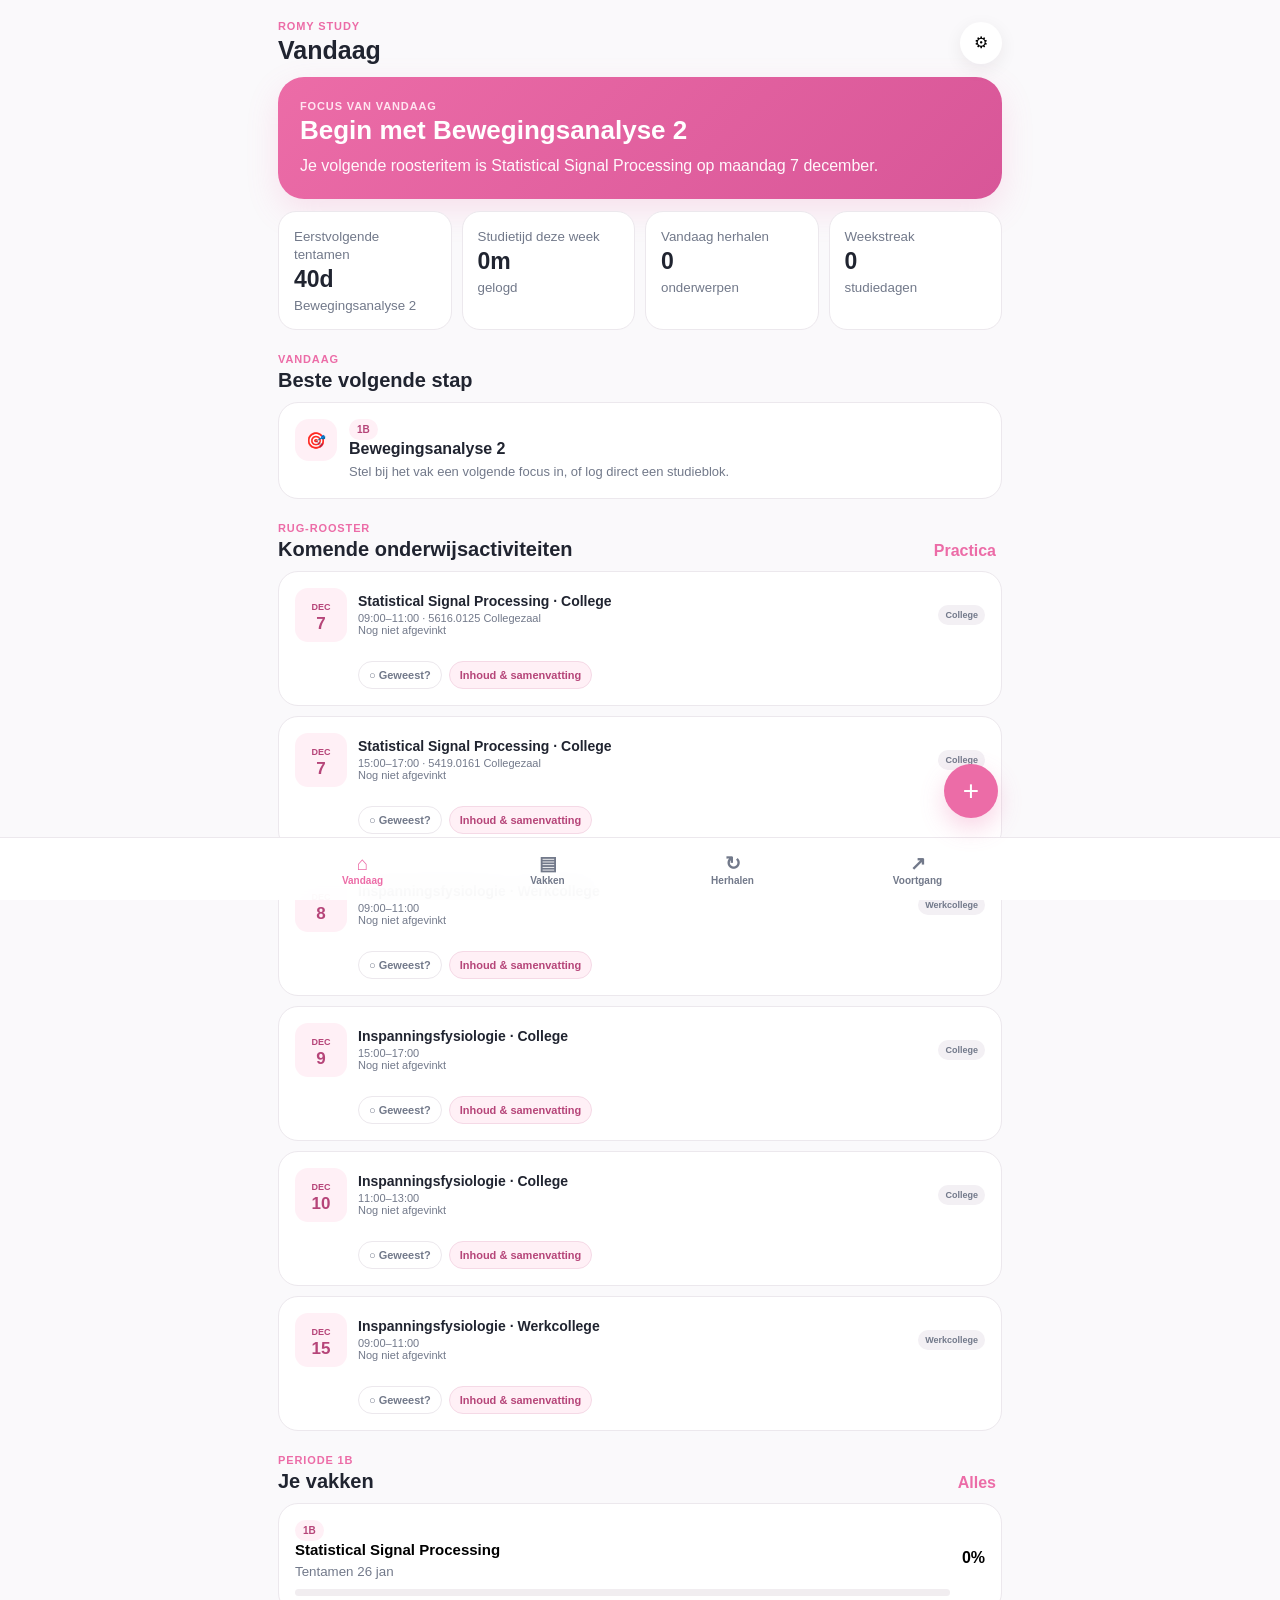
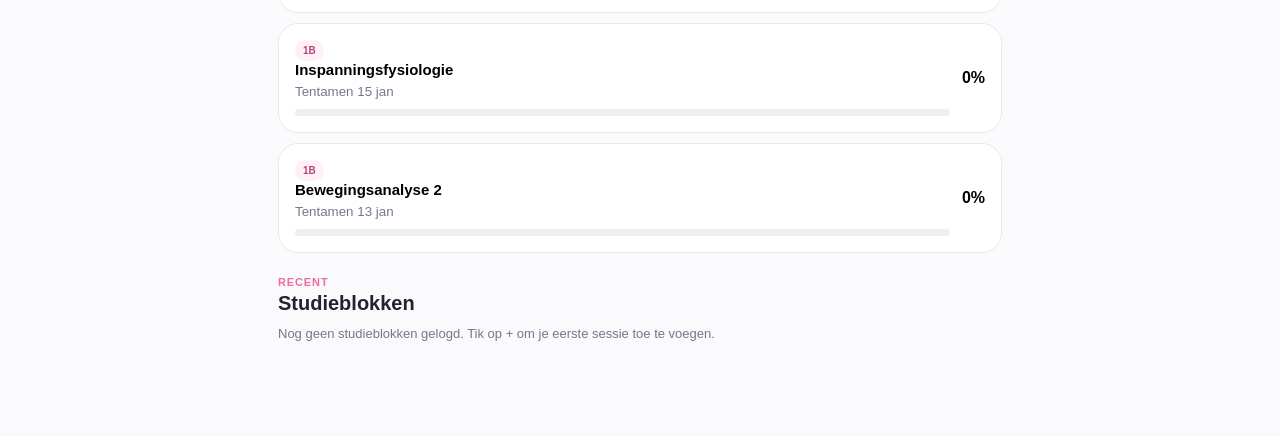
<file: study/index.html>
<!doctype html>
<html lang="nl">
<head>
<meta charset="UTF-8" />
<meta name="viewport" content="width=device-width, initial-scale=1, viewport-fit=cover" />
<meta name="theme-color" content="#ec6ca7" />
<meta name="apple-mobile-web-app-capable" content="yes" />
<meta name="apple-mobile-web-app-title" content="Romy Study" />
<title>Romy Study</title>
<link rel="manifest" href="manifest.json?v=4" />
<link rel="icon" href="icon.svg?v=4" type="image/svg+xml" />
<style>
:root{--pink:#ec6ca7;--pinksoft:#fff0f6;--ink:#202430;--muted:#72798a;--line:#ece8ed;--bg:#faf9fb;--card:#fff}
*{box-sizing:border-box}body{margin:0;font-family:Inter,ui-sans-serif,-apple-system,BlinkMacSystemFont,"Segoe UI",sans-serif;background:var(--bg);color:var(--ink)}button,input,select,textarea{font:inherit}.app{max-width:760px;margin:auto;min-height:100vh;padding:0 18px 92px}.top{display:flex;justify-content:space-between;align-items:center;padding:20px 0 12px}.eyebrow{margin:0 0 4px;text-transform:uppercase;letter-spacing:.08em;font-size:11px;font-weight:800;color:var(--pink)}h1,h2,h3,p{margin-top:0}.top h1{font-size:25px;margin-bottom:0}.gear{border:0;background:#fff;width:42px;height:42px;border-radius:50%;box-shadow:0 5px 18px #26131d12}.hero{background:linear-gradient(135deg,var(--pink),#d85698);color:#fff;border-radius:26px;padding:22px;box-shadow:0 12px 32px #ec6ca72b}.hero .eyebrow{color:#ffe4f0}.hero h2{font-size:26px;margin-bottom:8px}.hero p{margin:0;line-height:1.45;color:#fff7fb}.grid{display:grid;grid-template-columns:repeat(2,1fr);gap:10px;margin-top:12px}.metric{background:#fff;border:1px solid var(--line);border-radius:18px;padding:15px}.metric strong{font-size:23px;display:block;margin:3px 0}.metric small{color:var(--muted)}.section{margin-top:23px}.section-head{display:flex;justify-content:space-between;gap:12px;align-items:end;margin-bottom:10px}.section-head h2{font-size:20px;margin:0}.textbtn{border:0;background:transparent;color:var(--pink);font-weight:800}.card{background:#fff;border:1px solid var(--line);border-radius:20px;padding:16px;margin-bottom:10px}.focus{display:flex;gap:12px;align-items:flex-start}.icon{width:42px;height:42px;border-radius:14px;background:var(--pinksoft);display:grid;place-items:center;flex:0 0 auto}.focus h3{font-size:16px;margin-bottom:5px}.focus p,.empty{font-size:13px;color:var(--muted);margin:0;line-height:1.45}.course{display:grid;grid-template-columns:1fr auto;gap:12px;align-items:center}.course h3{font-size:15px;margin:0 0 4px}.course small{color:var(--muted)}.progress{height:7px;background:#f1edf0;border-radius:99px;margin-top:9px;overflow:hidden}.progress>span{display:block;height:100%;background:var(--pink);border-radius:99px}.pill{display:inline-flex;padding:5px 8px;border-radius:999px;background:var(--pinksoft);color:#b64579;font-size:10px;font-weight:800}.tabs{display:flex;gap:8px;overflow:auto}.chip{border:1px solid var(--line);background:#fff;border-radius:999px;padding:8px 12px;font-weight:700;font-size:12px;white-space:nowrap}.chip.active{background:var(--ink);color:#fff}.view{display:none}.view.active{display:block}.nav{position:fixed;left:0;right:0;bottom:0;background:#ffffffee;backdrop-filter:blur(18px);border-top:1px solid var(--line);display:grid;grid-template-columns:repeat(4,1fr);padding:8px max(10px,calc((100vw - 760px)/2 + 10px)) calc(8px + env(safe-area-inset-bottom));z-index:5}.nav button{border:0;background:transparent;color:var(--muted);padding:6px;font-size:10px;font-weight:700}.nav button span{display:block;font-size:19px}.nav button.active{color:var(--pink)}.fab{position:fixed;right:max(22px,calc((100vw - 760px)/2 + 22px));bottom:82px;width:54px;height:54px;border:0;border-radius:50%;background:var(--pink);color:#fff;font-size:28px;box-shadow:0 10px 25px #ec6ca74a;z-index:6}.modal{position:fixed;inset:0;background:#1d10182e;display:none;align-items:flex-end;z-index:20}.modal.open{display:flex}.sheet{width:min(760px,100%);margin:auto;background:#fff;border-radius:24px 24px 0 0;padding:20px 18px 30px;max-height:85vh;overflow:auto}.sheettop{display:flex;justify-content:space-between;align-items:center}.close{border:0;background:#f5f2f4;border-radius:50%;width:38px;height:38px}.form{display:grid;gap:12px}.form label{display:grid;gap:6px;font-size:12px;font-weight:700}.form input,.form select,.form textarea,.settings-card select{border:1px solid var(--line);border-radius:13px;padding:12px;background:#fff}.primary{border:0;background:var(--pink);color:#fff;border-radius:14px;padding:13px;font-weight:800}.row{display:flex;gap:10px}.row>*{flex:1}.session{display:flex;justify-content:space-between;gap:10px;align-items:center}.session small{display:block;color:var(--muted);margin-top:3px}.score{font-weight:800;color:var(--pink)}.schedule-event{display:grid;grid-template-columns:52px 1fr auto;gap:11px;align-items:center}.schedule-date{background:var(--pinksoft);border-radius:13px;text-align:center;padding:8px 4px;color:#b64579}.schedule-date strong{display:block;font-size:17px}.schedule-date small{font-size:9px;font-weight:800;text-transform:uppercase}.schedule-event h3{font-size:14px;margin:0 0 3px}.schedule-event p{font-size:11px;color:var(--muted);margin:0}.typepill{font-size:9px;padding:5px 7px;border-radius:999px;background:#f3f0f4;color:var(--muted);font-weight:800}.settings-card label{display:grid;gap:6px;font-size:12px;font-weight:800;margin-top:12px}.source-link{color:var(--pink);font-size:12px;font-weight:800;text-decoration:none}@media(min-width:650px){.grid{grid-template-columns:repeat(4,1fr)}}
</style>
</head>
<body>
<div class="app"><header class="top"><div><p class="eyebrow">Romy Study</p><h1 id="pageTitle">Vandaag</h1></div><button class="gear" id="settingsBtn">⚙︎</button></header>
<main>
<section class="view active" data-view="today"><article class="hero"><p class="eyebrow">Focus van vandaag</p><h2 id="heroTitle">Kies je eerste studieblok</h2><p id="heroCopy">Je hoeft niet alles tegelijk te doen.</p></article><div class="grid"><article class="metric"><small>Eerstvolgende tentamen</small><strong id="nextExam">—</strong><small id="nextExamCourse">Nog niet ingesteld</small></article><article class="metric"><small>Studietijd deze week</small><strong id="weekMinutes">0m</strong><small>gelogd</small></article><article class="metric"><small>Vandaag herhalen</small><strong id="reviewDue">0</strong><small>onderwerpen</small></article><article class="metric"><small>Weekstreak</small><strong id="streak">0</strong><small>studiedagen</small></article></div><div class="section"><div class="section-head"><div><p class="eyebrow">Vandaag</p><h2>Beste volgende stap</h2></div></div><div id="focusCard"></div></div><div class="section"><div class="section-head"><div><p class="eyebrow">RUG-rooster</p><h2>Komende onderwijsactiviteiten</h2></div><button class="textbtn" id="scheduleSettingsBtn">Practica</button></div><div id="upcomingSchedule"></div></div><div class="section"><div class="section-head"><div><p class="eyebrow">Periode 1B</p><h2>Je vakken</h2></div><button class="textbtn" data-go="courses">Alles</button></div><div id="todayCourses"></div></div><div class="section"><div class="section-head"><div><p class="eyebrow">Recent</p><h2>Studieblokken</h2></div></div><div id="recentSessions"></div></div></section>
<section class="view" data-view="courses"><div class="tabs" id="periodTabs"><button class="chip active" data-period="1B">Periode 1B</button><button class="chip" data-period="2A">Periode 2A</button></div><div class="section"><div class="section-head"><div><p class="eyebrow" id="periodLabel">Periode 1B</p><h2>Vakken</h2></div></div><div id="courseList"></div></div></section>
<section class="view" data-view="review"><div class="section" style="margin-top:0"><div class="section-head"><div><p class="eyebrow">Spaced repetition</p><h2>Vandaag herhalen</h2></div></div><div id="reviewList"></div></div><div class="section"><button class="primary" id="addReviewBtn">+ Onderwerp om te herhalen</button></div></section>
<section class="view" data-view="progress"><div class="section" style="margin-top:0"><div class="section-head"><div><p class="eyebrow">Voortgang</p><h2>Deze periode</h2></div></div><div class="grid"><article class="metric"><small>Studieblokken</small><strong id="sessionCount">0</strong></article><article class="metric"><small>Studietijd</small><strong id="totalTime">0u</strong></article><article class="metric"><small>Gem. score</small><strong id="avgScore">—</strong></article><article class="metric"><small>Beheerst</small><strong id="masteredCount">0</strong></article></div></div><div class="section"><div id="progressCourses"></div></div></section>
</main></div>
<button class="fab" id="fab">+</button><nav class="nav"><button class="active" data-target="today"><span>⌂</span>Vandaag</button><button data-target="courses"><span>▤</span>Vakken</button><button data-target="review"><span>↻</span>Herhalen</button><button data-target="progress"><span>↗</span>Voortgang</button></nav>
<section class="modal" id="sessionModal"><div class="sheet"><div class="sheettop"><div><p class="eyebrow">Studieblok</p><h2>Log je sessie</h2></div><button class="close">×</button></div><form class="form" id="sessionForm"><label>Vak<select name="course" id="sessionCourse"></select></label><div class="row"><label>Minuten<input type="number" name="minutes" value="45" min="1" required></label><label>Oefenscore (%)<input type="number" name="score" min="0" max="100"></label></div><label>Wat heb je gedaan?<input name="note"></label><button class="primary">Opslaan</button></form></div></section>
<section class="modal" id="reviewModal"><div class="sheet"><div class="sheettop"><div><p class="eyebrow">Herhalen</p><h2>Nieuw onderwerp</h2></div><button class="close">×</button></div><form class="form" id="reviewForm"><label>Vak<select name="course" id="reviewCourse"></select></label><label>Onderwerp<input name="topic" required></label><label>Wanneer opnieuw?<select name="days"><option value="1">Morgen</option><option value="3">Over 3 dagen</option><option value="7">Over 7 dagen</option></select></label><button class="primary">Toevoegen</button></form></div></section>
<section class="modal" id="courseModal"><div class="sheet"><div class="sheettop"><div><p class="eyebrow" id="coursePeriod"></p><h2 id="courseName"></h2></div><button class="close">×</button></div><form class="form" id="courseForm"><input type="hidden" name="course"><label>Tentamendatum<input type="date" name="examDate"></label><label>Beheersing (%)<input type="number" min="0" max="100" name="mastery"></label><label>Volgende focus<input name="focus"></label><button class="primary">Opslaan</button></form></div></section>
<section class="modal" id="settingsModal"><div class="sheet"><div class="sheettop"><div><p class="eyebrow">Romy Study</p><h2>Instellingen</h2></div><button class="close">×</button></div><div class="card settings-card"><strong>RUG-rooster & practica</strong><p class="empty" style="margin-top:7px">Colleges, werkcolleges en tentamens staan standaard in je planning. Kies alleen jouw relevante practica.</p><label>Statistical Signal Processing — computerpracticum<select id="sspPractical"><option value="none">Geen / niet verplicht</option><option value="pc1">pc1 · 13:00–15:00</option><option value="pc2">pc2 · 11:00–13:00</option></select></label><label>Inspanningsfysiologie — practicumgroep<select id="inspGroup"><option value="none">Geen / nog niet kiezen</option>${Array.from({length:20},(_,i)=>`<option value="${i+1}">Groep ${i+1}</option>`).join('')}</select></label><p class="empty" style="margin-top:10px">Roostersnapshot 30 oktober 2026.</p><a class="source-link" href="https://rooster.rug.nl/maat/api/2026-2027/schedule/10b687d8-faf6-4ade-be68-7627281df9f0" target="_blank">Open RUG-rooster ↗</a></div><div class="card"><strong>Romy familie</strong><p class="empty" style="margin-top:7px">Romy Study staat los van Romy Health.</p><a href="../" style="color:var(--pink);font-weight:800;text-decoration:none">← Naar Romy Health</a></div><button class="primary" id="resetBtn" style="width:100%;background:#2f3138">Lokale Study-data wissen</button></div></section>
<script src="schedule-data.js?v=4"></script><script src="app.js?v=4"></script>
</body></html>
</file>
